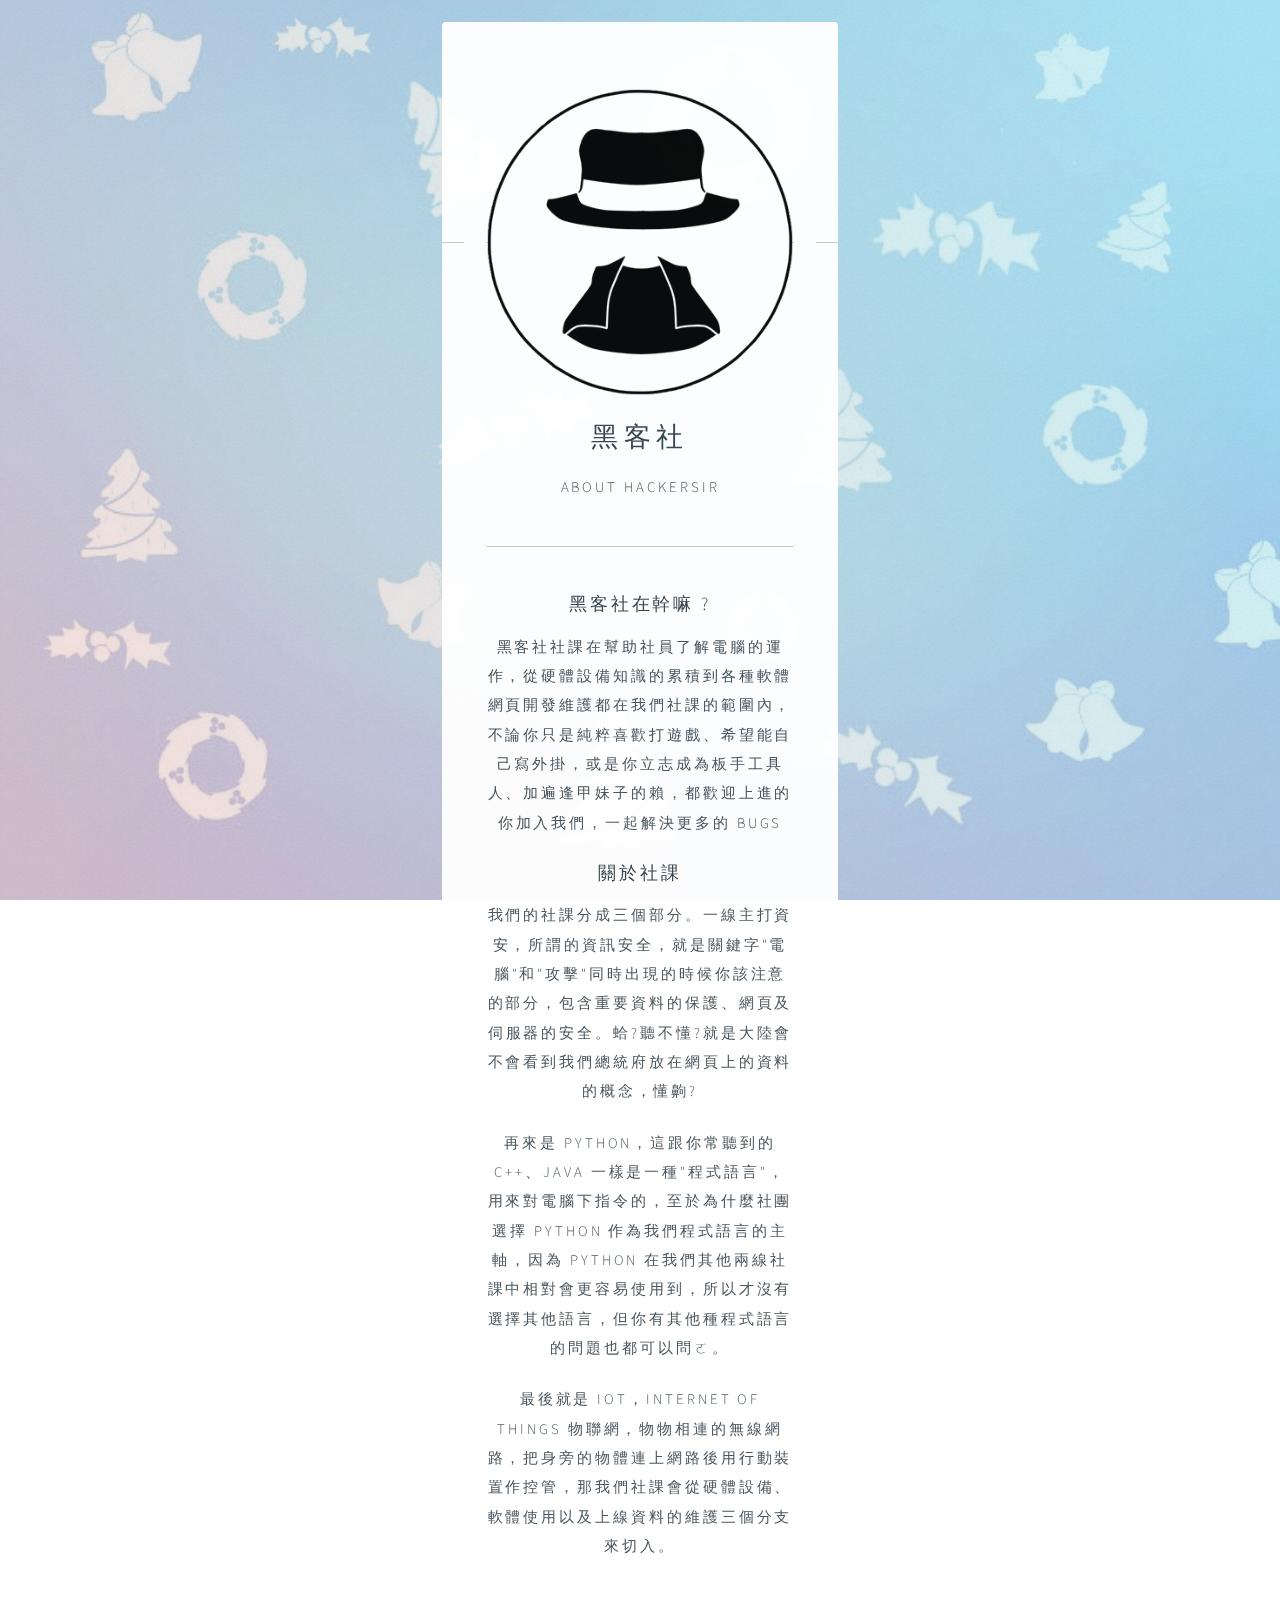
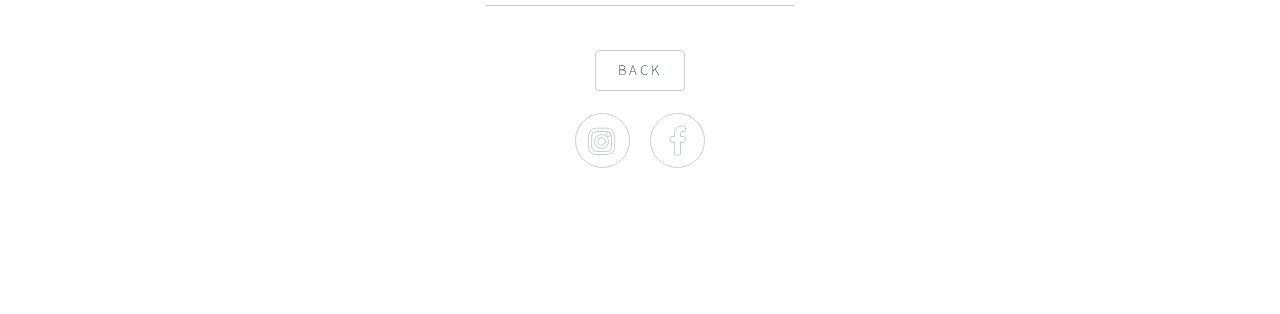
<file: About.html>
<!DOCTYPE HTML>
<html>
<head>
    <title>About Hackersir</title>
    <meta charset="utf-8">
    <meta name="viewport" content="width=device-width, initial-scale=1, user-scalable=no">
    <link rel="stylesheet" href="assets/css/main.css">
    <noscript><link rel="stylesheet" href="assets/css/noscript.css"></noscript>
</head>
<body class="is-preload">
    <!-- Wrapper -->
    <div id="wrapper">
        <!-- Main -->
        <section id="main">
            <header>
                <span class="avatar"><img src="images/Mrblack.png" alt=""></span>
                <h1>黑客社</h1>
                <p>About Hackersir</p>
            </header>
            <hr>
            <h2>黑客社在幹嘛 ?</h2>
            <p>黑客社社課在幫助社員了解電腦的運作，從硬體設備知識的累積到各種軟體網頁開發維護都在我們社課的範圍內，不論你只是純粹喜歡打遊戲、希望能自己寫外掛，或是你立志成為板手工具人、加遍逢甲妹子的賴，都歡迎上進的你加入我們，一起解決更多的 bugs</p>
            <h2>關於社課</h2>
            <p>我們的社課分成三個部分。一線主打資安，所謂的資訊安全，就是關鍵字"電腦"和"攻擊"同時出現的時候你該注意的部分，包含重要資料的保護、網頁及伺服器的安全。蛤?聽不懂?就是大陸會不會看到我們總統府放在網頁上的資料的概念，懂齁?</p>
            <p>再來是 Python，這跟你常聽到的 C++、Java 一樣是一種"程式語言"，用來對電腦下指令的，至於為什麼社團選擇 Python 作為我們程式語言的主軸，因為 Python 在我們其他兩線社課中相對會更容易使用到，所以才沒有選擇其他語言，但你有其他種程式語言的問題也都可以問ㄛ。</p>
            <p>最後就是 IoT，Internet of Things 物聯網，物物相連的無線網路，把身旁的物體連上網路後用行動裝置作控管，那我們社課會從硬體設備、軟體使用以及上線資料的維護三個分支來切入。</p>
            <hr>
            <ul class="actions special">
                <li><a href="index.html" class="button">Back</a></li><!--ANS 1-->
            </ul>
            <footer>
              <ul class="icons">
                  <!--<li><a href="#" class="fa-twitter">Twitter</a></li>-->
                  <li><a href="https://www.instagram.com/fcu_hackersir/" class="fa-instagram">Instagram</a></li>
                  <li><a href="https://www.facebook.com/HackerSir.tw/" class="fa-facebook">Facebook</a></li>
              </ul>
            </footer>
        </section>
        <!-- Footer -->
        <footer id="footer">
            <ul class="copyright">
              <li>&copy; Design: <a href="http://html5up.net">html5up</a></li>
              <li>&copy; Game: <a href="http://hackersir.org">FCU Hackersir</a></li>
            </ul>
        </footer>
    </div>
    <!-- Scripts -->
    <script>
        window.addEventListener("load", () => {
            document.body.className = document.body.className.replace(/\bis-preload\b/, "");
        });
        document.body.className += (navigator.userAgent.match(/(MSIE|rv:11\.0)/) ? " is-ie" : "");
    </script>
</body>
</html>
</file>
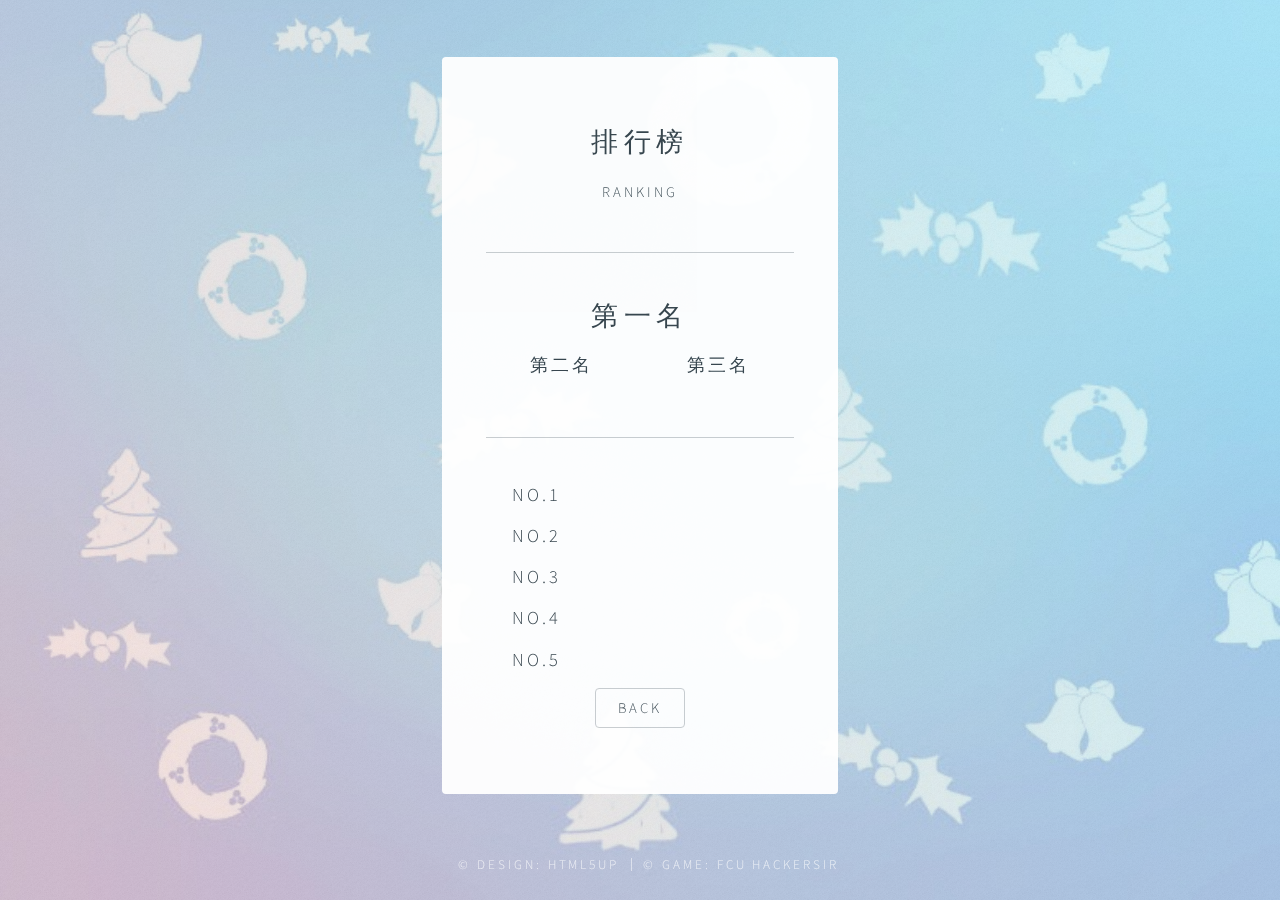
<file: rank.html>
<!DOCTYPE HTML>
<html>
<head>
    <title>Rulebook</title>
    <meta charset="utf-8">
    <meta name="viewport" content="width=device-width, initial-scale=1, user-scalable=no">
    <script src="https://cdn.staticfile.org/jquery/2.1.1/jquery.min.js"></script>
    <link rel="stylesheet" href="assets/css/main.css">
    <link rel="stylesheet" href="assets/css/custom.css">
    <noscript><link rel="stylesheet" href="assets/css/noscript.css"></noscript>
</head>
<body class="is-preload">
    <!-- Wrapper -->
    <div id="wrapper">
        <!-- Main -->
        <section id="main">
            <header>
                <h1>排行榜</h1>
                <p>Ranking</p>
            </header>
            <hr>
            <h1>第一名</h1>
            <h1 id="firstplace"></h1>
            <div id="score_div2" style="float:left;width:49%;">
                <h2>第二名</h2>
                <h2 id="secendplace"></h2>
            </div>
            <div id="score_div3" style="float:right;width:49%;">
                <h2>第三名</h2>
                <h2 id="thridplace"></h2>
            </div>
            <br>
            <ul class="actions special">
            </ul>
            <hr>

              <div class="score_div" style="float:left;width:33%;">
                  <h2>No.1</h2>
              </div>
              <div class="score_div" style=" float:left;width:33%;">
                  <h2 id="name1">　</h2>
              </div>
              <div class="score_div" style=" float:left;width:33%;">
                  <h2 id="score1">　</h2>
              </div>
              <br>
              <div class="score_div" style="float:left;width:33%;">
                  <h2>No.2</h2>
              </div>
              <div class="score_div" style=" float:left;width:33%;">
                  <h2 id="name2">　</h2>
              </div>
              <div class="score_div" style=" float:left;width:33%;">
                  <h2 id="score2">　</h2>
              </div>
              <br>
              <div class="score_div" style="float:left;width:33%;">
                  <h2>No.3</h2>
              </div>
              <div class="score_div" style=" float:left;width:33%;">
                  <h2 id="name3">　</h2>
              </div>
              <div class="score_div" style=" float:left;width:33%;">
                  <h2 id="score3">　</h2>
              </div>
            <br>
              <div class="score_div" style="float:left;width:33%;">
                  <h2>No.4</h2>
              </div>
              <div class="score_div" style=" float:left;width:33%;">
                  <h2 id="name4">　</h2>
              </div>
              <div class="score_div" style=" float:left;width:33%;">
                  <h2 id="score4">　</h2>
              </div>
              <br>
              <div class="score_div" style="float:left;width:33%;">
                  <h2>No.5</h2>
              </div>
              <div class="score_div" style=" float:left;width:33%;">
                  <h2 id="name5">　</h2>
              </div>
              <div class="score_div" style=" float:left;width:33%;">
                  <h2 id="score5">　</h2>
              </div>
            </ul>
          <ul class="actions special">
              <li><a href="index.html" class="button">Back</a></li><!--ANS 1-->
          </ul>
        </section>
        <!-- Footer -->
        <footer id="footer">
            <ul class="copyright">
              <li>&copy; Design: <a href="http://html5up.net">html5up</a></li>
              <li>&copy; Game: <a href="http://hackersir.org">FCU Hackersir</a></li>
            </ul>
        </footer>
    </div>
    <!-- Scripts -->
    <script src="assets/js/rank.js"></script>
    <script>
        <!-- 動畫 -->
        window.addEventListener("load", () => {
            document.body.className = document.body.className.replace(/\bis-preload\b/, "");
        });
        document.body.className += (navigator.userAgent.match(/(MSIE|rv:11\.0)/) ? " is-ie" : "");
    </script>
</body>
</html>
</file>
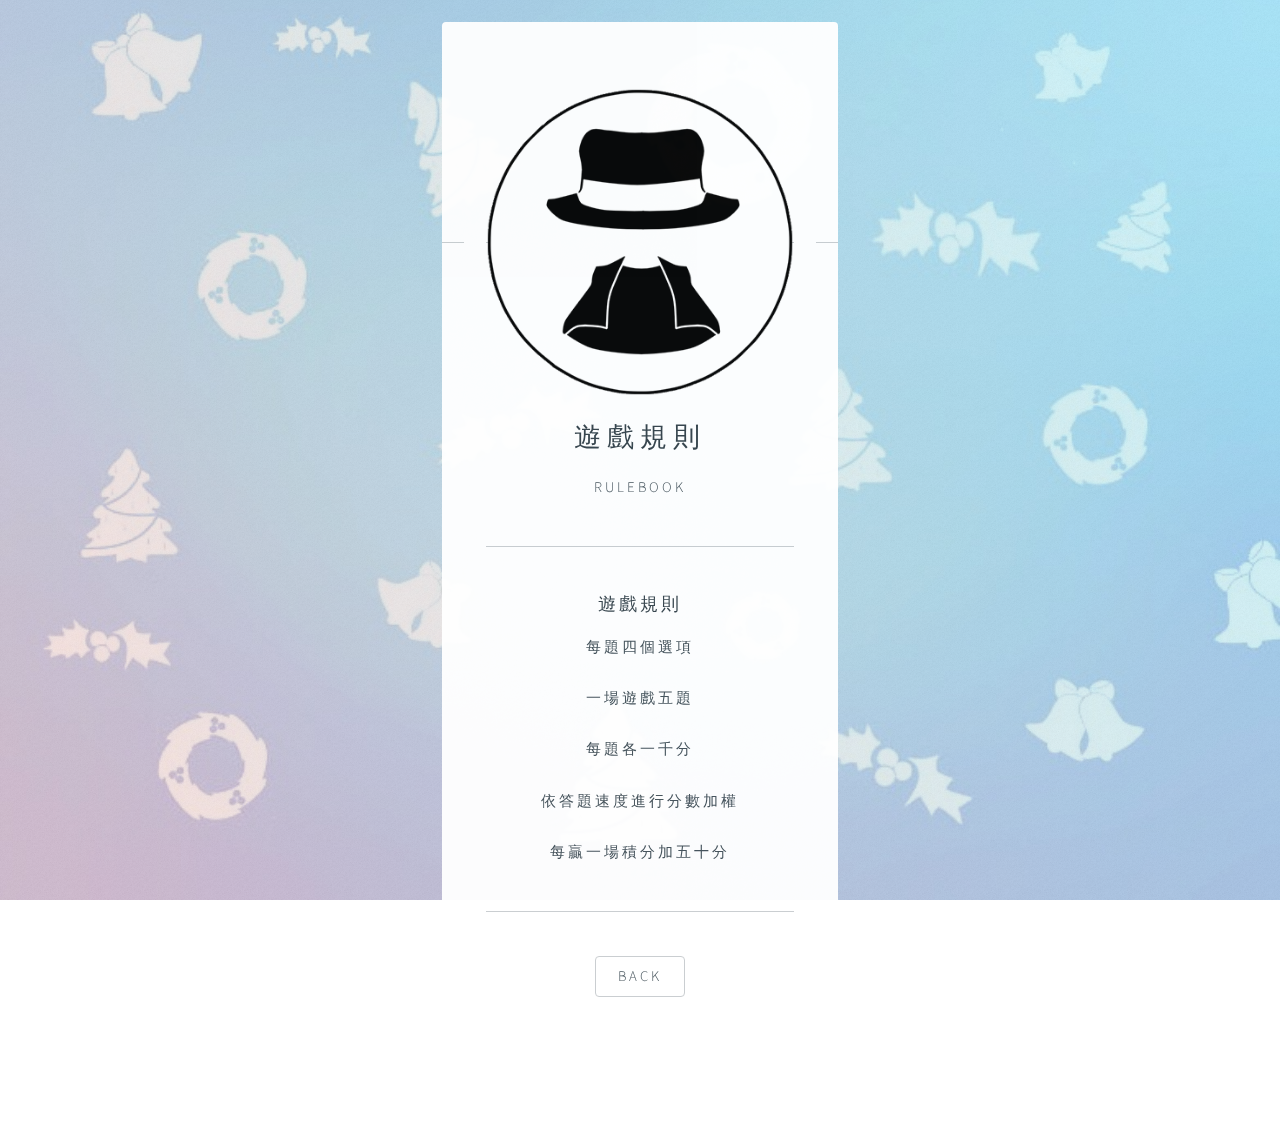
<file: rule.html>
<!DOCTYPE HTML>
<html>
<head>
    <title>Rulebook</title>
    <meta charset="utf-8">
    <meta name="viewport" content="width=device-width, initial-scale=1, user-scalable=no">
    <link rel="stylesheet" href="assets/css/main.css">
    <noscript><link rel="stylesheet" href="assets/css/noscript.css"></noscript>
</head>
<body class="is-preload">
    <!-- Wrapper -->
    <div id="wrapper">
        <!-- Main -->
        <section id="main">
            <header>
                <span class="avatar"><img src="images/Mrblack.png" alt=""></span>
                <h1>遊戲規則</h1>
                <p>Rulebook</p>
            </header>
            <hr>
            <h2>遊戲規則</h2>
            <p>每題四個選項</p>
            <p>一場遊戲五題</p>
            <p>每題各一千分</p>
            <p>依答題速度進行分數加權</p>
            <p>每贏一場積分加五十分</p>
            <hr>
            <ul class="actions special">
                <li><a href="index.html" class="button">Back</a></li><!--ANS 1-->
            </ul>
        </section>
        <!-- Footer -->
        <footer id="footer">
            <ul class="copyright">
                <li>&copy; Design: <a href="http://html5up.net">FCU Hackersir</a></li>
            </ul>
        </footer>
    </div>
    <!-- Scripts -->
    <script>
        <!-- 動畫 -->
        window.addEventListener("load", () => {
            document.body.className = document.body.className.replace(/\bis-preload\b/, "");
        });
        document.body.className += (navigator.userAgent.match(/(MSIE|rv:11\.0)/) ? " is-ie" : "");
    </script>
</body>
</html>
</file>
<file: assets/css/noscript.css>
/* Basic */

	body:after {
		display: none;
	}

/* Main */

	#main {
		-moz-transform: none !important;
		-webkit-transform: none !important;
		-ms-transform: none !important;
		transform: none !important;
		opacity: 1 !important;
	}
</file>
<file: assets/css/custom.css>
.score_div {
    border-radius: 10px;
}

.score_div_error {
    animation: error 0.5s 2; /*IE*/
    animation-direction: alternate;
}

.score_div_right {
    animation: right 0.5s 2; /*IE*/
    animation-direction: alternate;
}

@keyframes error {
    from {
        background-color: #ffffff;
    }
    to {
        background-color: rgba(255, 108, 108, .95);
}

@keyframes right {
    from {
        background-color: #ffffff;
    }
    to {
        background-color: rgba(91,189,114, .95);
    }
}

@font-face {
  font-family: 'cwTeXHei';
  font-style: normal;
  font-weight: 500;
  src: url(//fonts.gstatic.com/ea/cwtexhei/v3/cwTeXHei-zhonly.eot);
  src: url(//fonts.gstatic.com/ea/cwtexhei/v3/cwTeXHei-zhonly.eot?#iefix) format('embedded-opentype'),
       url(//fonts.gstatic.com/ea/cwtexhei/v3/cwTeXHei-zhonly.woff2) format('woff2'),
       url(//fonts.gstatic.com/ea/cwtexhei/v3/cwTeXHei-zhonly.woff) format('woff'),
       url(//fonts.gstatic.com/ea/cwtexhei/v3/cwTeXHei-zhonly.ttf) format('truetype');
}
button , body {
  font-family: 'cwTeXHei', serif;
}
</file>
<file: assets/css/main.css>
@import url(font-awesome.min.css);
@import url("https://fonts.googleapis.com/css?family=Source+Sans+Pro:300");

/* Icon (alt) */

	html, body, div, span, applet, object,
	iframe, h1, h2, h3, h4, h5, h6, p, blockquote,
	pre, a, abbr, acronym, address, big, cite,
	code, del, dfn, em, img, ins, kbd, q, s, samp,
	small, strike, strong, sub, sup, tt, var, b,
	u, i, center, dl, dt, dd, ol, ul, li, fieldset,
	form, label, legend, table, caption, tbody,
	tfoot, thead, tr, th, td, article, aside,
	canvas, details, embed, figure, figcaption,
	footer, header, hgroup, menu, nav, output, ruby,
	section, summary, time, mark, audio, video {
		margin: 0;
		padding: 0;
		border: 0;
		font-size: 100%;
		font: inherit;
		vertical-align: baseline;
	}

	article, aside, details, figcaption, figure,
	footer, header, hgroup, menu, nav, section {
		display: block;
	}

	body {
		line-height: 1;
	}

	ol, ul {
		list-style: none;
	}

	blockquote, q {
		quotes: none;
	}

		blockquote:before, blockquote:after, q:before, q:after {
			content: '';
			content: none;
		}

	table {
		border-collapse: collapse;
		border-spacing: 0;
	}

	body {
		-webkit-text-size-adjust: none;
	}

	mark {
		background-color: transparent;
		color: inherit;
	}

	input::-moz-focus-inner {
		border: 0;
		padding: 0;
	}

	input, select, textarea {
		-moz-appearance: none;
		-webkit-appearance: none;
		-ms-appearance: none;
		appearance: none;
	}

/* Basic */

	@media screen and (max-width: 480px) {

		html, body {
			min-width: 320px;
		}

	}

	html {
		box-sizing: border-box;
	}

	*, *:before, *:after {
		box-sizing: inherit;
	}

	body.is-preload *, body.is-preload *:before, body.is-preload *:after {
		-moz-animation: none !important;
		-webkit-animation: none !important;
		-ms-animation: none !important;
		animation: none !important;
		-moz-transition: none !important;
		-webkit-transition: none !important;
		-ms-transition: none !important;
		transition: none !important;
	}

	html {
		height: 100%;
	}

	body {
		height: 100%;
		background-color: #ffffff;
		background-image: url("images/overlay.png"), -moz-linear-gradient(60deg, rgba(255, 165, 150, 0.3) 5%, rgba(0, 228, 255, 0.2)), url("../../images/bg.png");
		background-image: url("images/overlay.png"), -webkit-linear-gradient(60deg, rgba(255, 165, 150, 0.3) 5%, rgba(0, 228, 255, 0.2)), url("../../images/bg.png");
		background-image: url("images/overlay.png"), -ms-linear-gradient(60deg, rgba(255, 165, 150, 0.3) 5%, rgba(0, 228, 255, 0.2)), url("../../images/bg.png");
		background-image: url("images/overlay.png"), linear-gradient(60deg, rgba(255, 165, 150, 0.3) 5%, rgba(0, 228, 255, 0.2)), url("../../images/bg.png");
		background-repeat: repeat,			no-repeat,			no-repeat;
		background-size: 100px 100px, cover,				cover;
		background-position: top left,		center center,		bottom center;
		background-attachment: fixed,			fixed,				fixed;
	}

		body:after {
			content: '';
			display: block;
			position: fixed;
			top: 0;
			left: 0;
			width: 100%;
			height: inherit;
			opacity: 0;
			z-index: 1;
			background-color: #ffffff;
			background-image: url("images/overlay.png"), -moz-linear-gradient(60deg, rgba(255, 165, 150, 0.5) 5%, rgba(0, 228, 255, 0.35));
			background-image: url("images/overlay.png"), -webkit-linear-gradient(60deg, rgba(255, 165, 150, 0.5) 5%, rgba(0, 228, 255, 0.35));
			background-image: url("images/overlay.png"), -ms-linear-gradient(60deg, rgba(255, 165, 150, 0.5) 5%, rgba(0, 228, 255, 0.35));
			background-image: url("images/overlay.png"), linear-gradient(60deg, rgba(255, 165, 150, 0.5) 5%, rgba(0, 228, 255, 0.35));
			background-repeat: repeat,			no-repeat;
			background-size: 100px 100px, cover;
			background-position: top left,		center center;
			-moz-transition: opacity 1.75s ease-out;
			-webkit-transition: opacity 1.75s ease-out;
			-ms-transition: opacity 1.75s ease-out;
			transition: opacity 1.75s ease-out;
		}

		body.is-preload:after {
			opacity: 1;
		}

/* Type */

	body, input, select, textarea {
		color: #414f57;
		font-family: "Source Sans Pro", Helvetica, sans-serif;
		font-size: 14pt;
		font-weight: 300;
		line-height: 2;
		letter-spacing: 0.2em;
		text-transform: uppercase;
	}

		@media screen and (max-width: 1680px) {

			body, input, select, textarea {
				font-size: 11pt;
			}

		}

		@media screen and (max-width: 480px) {

			body, input, select, textarea {
				font-size: 10pt;
				line-height: 1.75;
			}

		}

	a {
		-moz-transition: color 0.2s ease, border-color 0.2s ease;
		-webkit-transition: color 0.2s ease, border-color 0.2s ease;
		-ms-transition: color 0.2s ease, border-color 0.2s ease;
		transition: color 0.2s ease, border-color 0.2s ease;
		color: inherit;
		text-decoration: none;
	}

		a:before {
			-moz-transition: color 0.2s ease, text-shadow 0.2s ease;
			-webkit-transition: color 0.2s ease, text-shadow 0.2s ease;
			-ms-transition: color 0.2s ease, text-shadow 0.2s ease;
			transition: color 0.2s ease, text-shadow 0.2s ease;
		}

		a:hover {
			color: #ff7496;
		}

	strong, b {
		color: #313f47;
	}

	em, i {
		font-style: italic;
	}

	p {
		margin: 0 0 1.5em 0;
	}

	h1, h2, h3, h4, h5, h6 {
		color: #313f47;
		line-height: 1.5;
		margin: 0 0 0.75em 0;
	}

		h1 a, h2 a, h3 a, h4 a, h5 a, h6 a {
			color: inherit;
			text-decoration: none;
		}

	h1 {
		font-size: 1.85em;
		letter-spacing: 0.22em;
		margin: 0 0 0.525em 0;
	}

	h2 {
		font-size: 1.25em;
	}

	h3 {
		font-size: 1em;
	}

	h4 {
		font-size: 1em;
	}

	h5 {
		font-size: 1em;
	}

	h6 {
		font-size: 1em;
	}

	@media screen and (max-width: 480px) {

		h1 {
			font-size: 1.65em;
		}

	}

	sub {
		font-size: 0.8em;
		position: relative;
		top: 0.5em;
	}

	sup {
		font-size: 0.8em;
		position: relative;
		top: -0.5em;
	}

	hr {
		border: 0;
		border-bottom: solid 1px #c8cccf;
		margin: 3em 0;
	}

/* Form */

	form {
		margin: 0 0 1.5em 0;
	}

		form > :last-child {
			margin-bottom: 0;
		}

		form > .fields {
			display: -moz-flex;
			display: -webkit-flex;
			display: -ms-flex;
			display: flex;
			-moz-flex-wrap: wrap;
			-webkit-flex-wrap: wrap;
			-ms-flex-wrap: wrap;
			flex-wrap: wrap;
			width: calc(100% + 2.25em);
			margin: -1.125em 0 1.5em -1.125em;
		}

			form > .fields > .field {
				-moz-flex-grow: 0;
				-webkit-flex-grow: 0;
				-ms-flex-grow: 0;
				flex-grow: 0;
				-moz-flex-shrink: 0;
				-webkit-flex-shrink: 0;
				-ms-flex-shrink: 0;
				flex-shrink: 0;
				padding: 1.125em 0 0 1.125em;
				width: calc(100% - 1.125em);
			}

				form > .fields > .field.half {
					width: calc(50% - 0.5625em);
				}

				form > .fields > .field.third {
					width: calc(100%/3 - 0.375em);
				}

				form > .fields > .field.quarter {
					width: calc(25% - 0.28125em);
				}

		@media screen and (max-width: 480px) {

			form > .fields {
				width: calc(100% + 2.25em);
				margin: -1.125em 0 1.5em -1.125em;
			}

				form > .fields > .field {
					padding: 1.125em 0 0 1.125em;
					width: calc(100% - 1.125em);
				}

					form > .fields > .field.half {
						width: calc(100% - 1.125em);
					}

					form > .fields > .field.third {
						width: calc(100% - 1.125em);
					}

					form > .fields > .field.quarter {
						width: calc(100% - 1.125em);
					}

		}

	label {
		color: #313f47;
		display: block;
		font-size: 0.9em;
		margin: 0 0 0.75em 0;
	}

	input[type="text"],
	input[type="password"],
	input[type="email"],
	input[type="tel"],
	select,
	textarea {
		-moz-appearance: none;
		-webkit-appearance: none;
		-ms-appearance: none;
		appearance: none;
		border-radius: 4px;
		border: solid 1px #c8cccf;
		color: inherit;
		display: block;
		outline: 0;
		padding: 0 1em;
		text-decoration: none;
		width: 100%;
	}

		input[type="text"]:invalid,
		input[type="password"]:invalid,
		input[type="email"]:invalid,
		input[type="tel"]:invalid,
		select:invalid,
		textarea:invalid {
			box-shadow: none;
		}

		input[type="text"]:focus,
		input[type="password"]:focus,
		input[type="email"]:focus,
		input[type="tel"]:focus,
		select:focus,
		textarea:focus {
			border-color: #ff7496;
		}

	select {
		background-image: url("data:image/svg+xml;charset=utf8,%3Csvg xmlns='http://www.w3.org/2000/svg' width='40' height='40' preserveAspectRatio='none' viewBox='0 0 40 40'%3E%3Cpath d='M9.4,12.3l10.4,10.4l10.4-10.4c0.2-0.2,0.5-0.4,0.9-0.4c0.3,0,0.6,0.1,0.9,0.4l3.3,3.3c0.2,0.2,0.4,0.5,0.4,0.9 c0,0.4-0.1,0.6-0.4,0.9L20.7,31.9c-0.2,0.2-0.5,0.4-0.9,0.4c-0.3,0-0.6-0.1-0.9-0.4L4.3,17.3c-0.2-0.2-0.4-0.5-0.4-0.9 c0-0.4,0.1-0.6,0.4-0.9l3.3-3.3c0.2-0.2,0.5-0.4,0.9-0.4S9.1,12.1,9.4,12.3z' fill='%23c8cccf' /%3E%3C/svg%3E");
		background-size: 1.25rem;
		background-repeat: no-repeat;
		background-position: calc(100% - 1rem) center;
		height: 2.75em;
		padding-right: 2.75em;
		text-overflow: ellipsis;
	}

		select option {
			color: #313f47;
			background: #ffffff;
		}

		select:focus::-ms-value {
			background-color: transparent;
		}

		select::-ms-expand {
			display: none;
		}

	input[type="text"],
	input[type="password"],
	input[type="email"],
	select {
		height: 2.75em;
	}

	textarea {
		padding: 0.75em 1em;
	}

	input[type="checkbox"],
	input[type="radio"] {
		-moz-appearance: none;
		-webkit-appearance: none;
		-ms-appearance: none;
		appearance: none;
		display: block;
		float: left;
		margin-right: -2em;
		opacity: 0;
		width: 1em;
		z-index: -1;
	}

		input[type="checkbox"] + label,
		input[type="radio"] + label {
			text-decoration: none;
			color: #414f57;
			cursor: pointer;
			display: inline-block;
			font-size: 1em;
			font-weight: 300;
			padding-left: 2.4em;
			padding-right: 0.75em;
			position: relative;
		}

			input[type="checkbox"] + label:before,
			input[type="radio"] + label:before {
				-moz-osx-font-smoothing: grayscale;
				-webkit-font-smoothing: antialiased;
				font-family: FontAwesome;
				font-style: normal;
				font-weight: normal;
				text-transform: none !important;
			}

			input[type="checkbox"] + label:before,
			input[type="radio"] + label:before {
				border-radius: 4px;
				border: solid 1px #c8cccf;
				content: '';
				display: inline-block;
				height: 1.65em;
				left: 0;
				line-height: 1.58125em;
				position: absolute;
				text-align: center;
				top: 0.15em;
				width: 1.65em;
			}

		input[type="checkbox"]:checked + label:before,
		input[type="radio"]:checked + label:before {
			color: #ff7496;
			content: '\f00c';
		}

		input[type="checkbox"]:focus + label:before,
		input[type="radio"]:focus + label:before {
			border-color: #ff7496;
		}

	input[type="checkbox"] + label:before {
		border-radius: 4px;
	}

	input[type="radio"] + label:before {
		border-radius: 100%;
	}

	::-webkit-input-placeholder {
		color: #616f77 !important;
		opacity: 1.0;
	}

	:-moz-placeholder {
		color: #616f77 !important;
		opacity: 1.0;
	}

	::-moz-placeholder {
		color: #616f77 !important;
		opacity: 1.0;
	}

	:-ms-input-placeholder {
		color: #616f77 !important;
		opacity: 1.0;
	}

/* Icon */

	.icon {
		text-decoration: none;
		position: relative;
		border-bottom: none;
	}

		.icon:before {
			-moz-osx-font-smoothing: grayscale;
			-webkit-font-smoothing: antialiased;
			font-family: FontAwesome;
			font-style: normal;
			font-weight: normal;
			text-transform: none !important;
		}

		.icon > .label {
			display: none;
		}

/* List */

	ol {
		list-style: decimal;
		margin: 0 0 1.5em 0;
		padding-left: 1.25em;
	}

		ol li {
			padding-left: 0.25em;
		}

	ul {
		list-style: disc;
		margin: 0 0 1.5em 0;
		padding-left: 1em;
	}

		ul li {
			padding-left: 0.5em;
		}

		ul.alt {
			list-style: none;
			padding-left: 0;
		}

			ul.alt li {
				border-top: solid 1px #c8cccf;
				padding: 0.5em 0;
			}

				ul.alt li:first-child {
					border-top: 0;
					padding-top: 0;
				}

	dl {
		margin: 0 0 1.5em 0;
	}

		dl dt {
			display: block;
			margin: 0 0 0.75em 0;
		}

		dl dd {
			margin-left: 1.5em;
		}

/* Actions */

	ul.actions {
		display: -moz-flex;
		display: -webkit-flex;
		display: -ms-flex;
		display: flex;
		cursor: default;
		list-style: none;
		margin-left: -0.75em;
		padding-left: 0;
	}

		ul.actions li {
			padding: 0 0 0 0.75em;
			vertical-align: middle;
		}

		ul.actions.special {
			-moz-justify-content: center;
			-webkit-justify-content: center;
			-ms-justify-content: center;
			justify-content: center;
			width: 100%;
			margin-left: 0;
		}

			ul.actions.special li:first-child {
				padding-left: 0;
			}

		ul.actions.stacked {
			-moz-flex-direction: column;
			-webkit-flex-direction: column;
			-ms-flex-direction: column;
			flex-direction: column;
			margin-left: 0;
		}

			ul.actions.stacked li {
				padding: 0.975em 0 0 0;
			}

				ul.actions.stacked li:first-child {
					padding-top: 0;
				}

		ul.actions.fit {
			width: calc(100% + 0.75em);
		}

			ul.actions.fit li {
				-moz-flex-grow: 1;
				-webkit-flex-grow: 1;
				-ms-flex-grow: 1;
				flex-grow: 1;
				-moz-flex-shrink: 1;
				-webkit-flex-shrink: 1;
				-ms-flex-shrink: 1;
				flex-shrink: 1;
				width: 100%;
			}

				ul.actions.fit li > * {
					width: 100%;
				}

			ul.actions.fit.stacked {
				width: 100%;
			}

		@media screen and (max-width: 480px) {

			ul.actions:not(.fixed) {
				-moz-flex-direction: column;
				-webkit-flex-direction: column;
				-ms-flex-direction: column;
				flex-direction: column;
				margin-left: 0;
				width: 100% !important;
			}

				ul.actions:not(.fixed) li {
					-moz-flex-grow: 1;
					-webkit-flex-grow: 1;
					-ms-flex-grow: 1;
					flex-grow: 1;
					-moz-flex-shrink: 1;
					-webkit-flex-shrink: 1;
					-ms-flex-shrink: 1;
					flex-shrink: 1;
					padding: 0.75em 0 0 0;
					text-align: center;
					width: 100%;
				}

					ul.actions:not(.fixed) li > * {
						width: 100%;
					}

					ul.actions:not(.fixed) li:first-child {
						padding-top: 0;
					}

					ul.actions:not(.fixed) li input[type="submit"],
					ul.actions:not(.fixed) li input[type="reset"],
					ul.actions:not(.fixed) li input[type="button"],
					ul.actions:not(.fixed) li button,
					ul.actions:not(.fixed) li .button {
						width: 100%;
					}

						ul.actions:not(.fixed) li input[type="submit"].icon:before,
						ul.actions:not(.fixed) li input[type="reset"].icon:before,
						ul.actions:not(.fixed) li input[type="button"].icon:before,
						ul.actions:not(.fixed) li button.icon:before,
						ul.actions:not(.fixed) li .button.icon:before {
							margin-left: -0.5rem;
						}

		}

/* Icons */

	ul.icons {
		cursor: default;
		list-style: none;
		padding-left: 0;
		margin-top: -0.675em;
	}

		ul.icons li {
			display: inline-block;
			padding: 0.675em 0.5em;
		}

			ul.icons li a {
				text-decoration: none;
				position: relative;
				display: block;
				width: 3.75em;
				height: 3.75em;
				border-radius: 100%;
				border: solid 1px #c8cccf;
				line-height: 3.75em;
				overflow: hidden;
				text-align: center;
				text-indent: 3.75em;
				white-space: nowrap;
			}

				ul.icons li a:before {
					-moz-osx-font-smoothing: grayscale;
					-webkit-font-smoothing: antialiased;
					font-family: FontAwesome;
					font-style: normal;
					font-weight: normal;
					text-transform: none !important;
				}

				ul.icons li a:before {
					color: #ffffff;
					text-shadow: 1.25px 0px 0px #c8cccf, -1.25px 0px 0px #c8cccf, 0px 1.25px 0px #c8cccf, 0px -1.25px 0px #c8cccf;
				}

				ul.icons li a:hover:before {
					text-shadow: 1.25px 0px 0px #ff7496, -1.25px 0px 0px #ff7496, 0px 1.25px 0px #ff7496, 0px -1.25px 0px #ff7496;
				}

				ul.icons li a:before {
					position: absolute;
					top: 0;
					left: 0;
					width: inherit;
					height: inherit;
					font-size: 1.85rem;
					line-height: inherit;
					text-align: center;
					text-indent: 0;
				}

				ul.icons li a:hover {
					border-color: #ff7496;
				}

		@media screen and (max-width: 480px) {

			ul.icons li a:before {
				font-size: 1.5rem;
			}

		}

/* Button */

	input[type="submit"],
	input[type="reset"],
	input[type="button"],
	button,
	.button {
		-moz-appearance: none;
		-webkit-appearance: none;
		-ms-appearance: none;
		appearance: none;
		-moz-transition: background-color 0.2s ease-in-out, border-color 0.2s ease-in-out, color 0.2s ease-in-out;
		-webkit-transition: background-color 0.2s ease-in-out, border-color 0.2s ease-in-out, color 0.2s ease-in-out;
		-ms-transition: background-color 0.2s ease-in-out, border-color 0.2s ease-in-out, color 0.2s ease-in-out;
		transition: background-color 0.2s ease-in-out, border-color 0.2s ease-in-out, color 0.2s ease-in-out;
		display: inline-block;
		height: 2.75em;
		line-height: 2.75em;
		padding: 0 1.5em;
		background-color: transparent;
		border-radius: 4px;
		border: solid 1px #c8cccf;
		color: #414f57 !important;
		cursor: pointer;
		text-align: center;
		text-decoration: none;
		white-space: nowrap;
	}

		input[type="submit"]:hover,
		input[type="reset"]:hover,
		input[type="button"]:hover,
		button:hover,
		.button:hover {
			border-color: #ff7496;
			color: #ff7496 !important;
		}

		input[type="submit"].icon,
		input[type="reset"].icon,
		input[type="button"].icon,
		button.icon,
		.button.icon {
			padding-left: 1.35em;
		}

			input[type="submit"].icon:before,
			input[type="reset"].icon:before,
			input[type="button"].icon:before,
			button.icon:before,
			.button.icon:before {
				margin-right: 0.5em;
			}

		input[type="submit"].fit,
		input[type="reset"].fit,
		input[type="button"].fit,
		button.fit,
		.button.fit {
			width: 100%;
		}

		input[type="submit"].small,
		input[type="reset"].small,
		input[type="button"].small,
		button.small,
		.button.small {
			font-size: 0.8em;
		}

		input[type="submit"].large,
		input[type="reset"].large,
		input[type="button"].large,
		button.large,
		.button.large {
			font-size: 1.35em;
		}

		input[type="submit"].disabled, input[type="submit"]:disabled,
		input[type="reset"].disabled,
		input[type="reset"]:disabled,
		input[type="button"].disabled,
		input[type="button"]:disabled,
		button.disabled,
		button:disabled,
		.button.disabled,
		.button:disabled {
			pointer-events: none;
			opacity: 0.5;
		}

/* Mainwaiting */

	#mainwaiting {
		-moz-transform-origin: 50% 50%;
		-webkit-transform-origin: 50% 50%;
		-ms-transform-origin: 50% 50%;
		transform-origin: 50% 50%;
		-moz-transform: rotateX(0deg);
		-webkit-transform: rotateX(0deg);
		-ms-transform: rotateX(0deg);
		transform: rotateX(0deg);
		-moz-transition: opacity 1s ease, -moz-transform 1s ease;
		-webkit-transition: opacity 1s ease, -webkit-transform 1s ease;
		-ms-transition: opacity 1s ease, -ms-transform 1s ease;
		transition: opacity 1s ease, transform 1s ease;
		padding: 4.5em 3em 3em 3em ;
		background: #ffffff;
		border-radius: 4px;
		cursor: default;
		max-width: 100%;
		opacity: 0.95;
		position: relative;
		text-align: center;
		width: 27em;
	}

		#mainwaiting .avatar {
			position: relative;
			display: block;
			margin-bottom: 1.5em;
		}

			#mainwaiting .avatar img {
				display: block;
				margin: 0 auto;
				border-radius: 100%;
				box-shadow: 0 0 0 1.5em #ffffff;
				width: 100%;
			}

			#mainwaiting .avatar:before {
				content: '';
				display: block;
				position: absolute;
				top: 50%;
				left: -3em;
				width: calc(100% + 6em);
				height: 1px;
				z-index: -1;
				background: #c8cccf;
			}

		@media screen and (max-width: 480px) {

			#mainwaiting {
				padding: 4em 2em 2.5em 2em ;
				width: 100%;
			}

				#mainwaiting .avatar:before {
					left: -2em;
					width: calc(100% + 4em);
				}

		}

		body.is-preload #mainwaiting {
			-moz-transform: rotateX(15deg);
			-webkit-transform: rotateX(15deg);
			-ms-transform: rotateX(15deg);
			transform: rotateX(15deg);
			opacity: 0;
		}

/* Main */

	#main {
		-moz-transform-origin: 50% 50%;
		-webkit-transform-origin: 50% 50%;
		-ms-transform-origin: 50% 50%;
		transform-origin: 50% 50%;
		-moz-transform: rotateX(0deg);
		-webkit-transform: rotateX(0deg);
		-ms-transform: rotateX(0deg);
		transform: rotateX(0deg);
		-moz-transition: opacity 1s ease, -moz-transform 1s ease;
		-webkit-transition: opacity 1s ease, -webkit-transform 1s ease;
		-ms-transition: opacity 1s ease, -ms-transform 1s ease;
		transition: opacity 1s ease, transform 1s ease;
		padding: 4.5em 3em 3em 3em ;
		background: #ffffff;
		border-radius: 4px;
		cursor: default;
		max-width: 100%;
		opacity: 0.95;
		position: relative;
		text-align: center;
		width: 27em;
	}

		#main .avatar {
			position: relative;
			display: block;
			margin-bottom: 1.5em;
		}

			#main .avatar img {
				display: block;
				margin: 0 auto;
				border-radius: 100%;
				box-shadow: 0 0 0 1.5em #ffffff;
				width: 100%;
			}

			#main .avatar:before {
				content: '';
				display: block;
				position: absolute;
				top: 50%;
				left: -3em;
				width: calc(100% + 6em);
				height: 1px;
				z-index: -1;
				background: #c8cccf;
			}

		@media screen and (max-width: 480px) {

			#main {
				padding: 4em 2em 2.5em 2em ;
				width: 100%;
			}

				#main .avatar:before {
					left: -2em;
					width: calc(100% + 4em);
				}

		}

		body.is-preload #main {
			-moz-transform: rotateX(15deg);
			-webkit-transform: rotateX(15deg);
			-ms-transform: rotateX(15deg);
			transform: rotateX(15deg);
			opacity: 0;
		}

/* Mainend */

	#mainend {
		-moz-transform-origin: 50% 50%;
		-webkit-transform-origin: 50% 50%;
		-ms-transform-origin: 50% 50%;
		transform-origin: 50% 50%;
		-moz-transform: rotateX(0deg);
		-webkit-transform: rotateX(0deg);
		-ms-transform: rotateX(0deg);
		transform: rotateX(0deg);
		-moz-transition: opacity 1s ease, -moz-transform 1s ease;
		-webkit-transition: opacity 1s ease, -webkit-transform 1s ease;
		-ms-transition: opacity 1s ease, -ms-transform 1s ease;
		transition: opacity 1s ease, transform 1s ease;
		padding: 4.5em 3em 3em 3em ;
		background: #ffffff;
		border-radius: 4px;
		cursor: default;
		max-width: 100%;
		opacity: 0.95;
		position: relative;
		text-align: center;
		width: 27em;
	}

		#mainend .avatar {
			position: relative;
			display: block;
			margin-bottom: 1.5em;
		}

			#mainend .avatar img {
				display: block;
				margin: 0 auto;
				border-radius: 100%;
				box-shadow: 0 0 0 1.5em #ffffff;
				width: 100%;
			}

			#mainend .avatar:before {
				content: '';
				display: block;
				position: absolute;
				top: 50%;
				left: -3em;
				width: calc(100% + 6em);
				height: 1px;
				z-index: -1;
				background: #c8cccf;
			}

		@media screen and (max-width: 480px) {

			#mainend {
				padding: 4em 2em 2.5em 2em ;
				width: 100%;
			}

				#mainend .avatar:before {
					left: -2em;
					width: calc(100% + 4em);
				}

		}

		body.is-preload #mainend {
			-moz-transform: rotateX(15deg);
			-webkit-transform: rotateX(15deg);
			-ms-transform: rotateX(15deg);
			transform: rotateX(15deg);
			opacity: 0;
		}

/* Footer */

	#footer {
		-moz-align-self: -moz-flex-end;
		-webkit-align-self: -webkit-flex-end;
		-ms-align-self: -ms-flex-end;
		align-self: flex-end;
		width: 100%;
		padding: 1.5em 0 0 0;
		color: rgba(255, 255, 255, 0.75);
		cursor: default;
		text-align: center;
	}

		#footer .copyright {
			margin: 0;
			padding: 0;
			font-size: 0.9em;
			list-style: none;
		}

			#footer .copyright li {
				display: inline-block;
				margin: 0 0 0 0.45em;
				padding: 0 0 0 0.85em;
				border-left: solid 1px rgba(255, 255, 255, 0.5);
				line-height: 1;
			}

				#footer .copyright li:first-child {
					border-left: 0;
				}

/* Wrapper */

	#wrapper {
		display: -moz-flex;
		display: -webkit-flex;
		display: -ms-flex;
		display: flex;
		-moz-align-items: center;
		-webkit-align-items: center;
		-ms-align-items: center;
		align-items: center;
		-moz-justify-content: space-between;
		-webkit-justify-content: space-between;
		-ms-justify-content: space-between;
		justify-content: space-between;
		-moz-flex-direction: column;
		-webkit-flex-direction: column;
		-ms-flex-direction: column;
		flex-direction: column;
		-moz-perspective: 1000px;
		-webkit-perspective: 1000px;
		-ms-perspective: 1000px;
		perspective: 1000px;
		position: relative;
		min-height: 100%;
		padding: 1.5em;
		z-index: 2;
	}

		#wrapper > * {
			z-index: 1;
		}

		#wrapper:before {
			content: '';
			display: block;
		}

		@media screen and (max-width: 360px) {

			#wrapper {
				padding: 0.75em;
			}

		}

		body.is-ie #wrapper {
			height: 100%;
		}

/*waiting animate*/

#loadbox { width: 50%; height: 20%; position: relative; left: 25%; top: 25%; border-radius: 5px; position: fixed; z-index: 10003; background: #fff;}
.loadmask { position: fixed; top: 0; right: 0; bottom: 0; left: 0; z-index: 10002; background: #000000; opacity: 0.5;}
.loadbox { margin: 0 auto;}
.loadicon { margin: 0 auto !important; margin-top: 20px !important;}
.loadcontent { width: 100%; text-align: center; margin-top: 10px;}

[data-loader='ball-rotate']
{
    position: relative;
    width: 15px;
    height: 15px;

    -webkit-animation: ball-rotate 1s 0s cubic-bezier(.7, -.13, .22, .86) infinite;
       -moz-animation: ball-rotate 1s 0s cubic-bezier(.7, -.13, .22, .86) infinite;
         -o-animation: ball-rotate 1s 0s cubic-bezier(.7, -.13, .22, .86) infinite;
            animation: ball-rotate 1s 0s cubic-bezier(.7, -.13, .22, .86) infinite;

    border-radius: 100%;
    background-color: #000000;

    -webkit-animation-fill-mode: both;
            animation-fill-mode: both;
}
[data-loader='ball-rotate']:before,
[data-loader='ball-rotate']:after
{
    position: absolute;

    width: 15px;
    height: 15px;
    margin: 2px;

    content: '';

    opacity: .8;
    border-radius: 100%;
    background-color: #000000;
}
[data-loader='ball-rotate']:before
{
    top: 0;
    left: -28px;
}
[data-loader='ball-rotate']:after
{
    top: 0;
    left: 25px;
}
@-webkit-keyframes ball-rotate
{
    0%
    {
        -webkit-transform: rotate(0deg) scale(1);
            -ms-transform: rotate(0deg) scale(1);
             -o-transform: rotate(0deg) scale(1);
                transform: rotate(0deg) scale(1);
    }
    50%
    {
        -webkit-transform: rotate(180deg) scale(.6);
            -ms-transform: rotate(180deg) scale(.6);
             -o-transform: rotate(180deg) scale(.6);
                transform: rotate(180deg) scale(.6);
    }
    100%
    {
        -webkit-transform: rotate(360deg) scale(1);
            -ms-transform: rotate(360deg) scale(1);
             -o-transform: rotate(360deg) scale(1);
                transform: rotate(360deg) scale(1);
    }
}
@-moz-keyframes ball-rotate
{
    0%
    {
        -webkit-transform: rotate(0deg) scale(1);
            -ms-transform: rotate(0deg) scale(1);
             -o-transform: rotate(0deg) scale(1);
                transform: rotate(0deg) scale(1);
    }
    50%
    {
        -webkit-transform: rotate(180deg) scale(.6);
            -ms-transform: rotate(180deg) scale(.6);
             -o-transform: rotate(180deg) scale(.6);
                transform: rotate(180deg) scale(.6);
    }
    100%
    {
        -webkit-transform: rotate(360deg) scale(1);
            -ms-transform: rotate(360deg) scale(1);
             -o-transform: rotate(360deg) scale(1);
                transform: rotate(360deg) scale(1);
    }
}
@-o-keyframes ball-rotate
{
    0%
    {
        -webkit-transform: rotate(0deg) scale(1);
            -ms-transform: rotate(0deg) scale(1);
             -o-transform: rotate(0deg) scale(1);
                transform: rotate(0deg) scale(1);
    }
    50%
    {
        -webkit-transform: rotate(180deg) scale(.6);
            -ms-transform: rotate(180deg) scale(.6);
             -o-transform: rotate(180deg) scale(.6);
                transform: rotate(180deg) scale(.6);
    }
    100%
    {
        -webkit-transform: rotate(360deg) scale(1);
            -ms-transform: rotate(360deg) scale(1);
             -o-transform: rotate(360deg) scale(1);
                transform: rotate(360deg) scale(1);
    }
}
@keyframes ball-rotate
{
    0%
    {
        -webkit-transform: rotate(0deg) scale(1);
            -ms-transform: rotate(0deg) scale(1);
             -o-transform: rotate(0deg) scale(1);
                transform: rotate(0deg) scale(1);
    }
    50%
    {
        -webkit-transform: rotate(180deg) scale(.6);
            -ms-transform: rotate(180deg) scale(.6);
             -o-transform: rotate(180deg) scale(.6);
                transform: rotate(180deg) scale(.6);
    }
    100%
    {
        -webkit-transform: rotate(360deg) scale(1);
            -ms-transform: rotate(360deg) scale(1);
             -o-transform: rotate(360deg) scale(1);
                transform: rotate(360deg) scale(1);
    }
}
</file>
